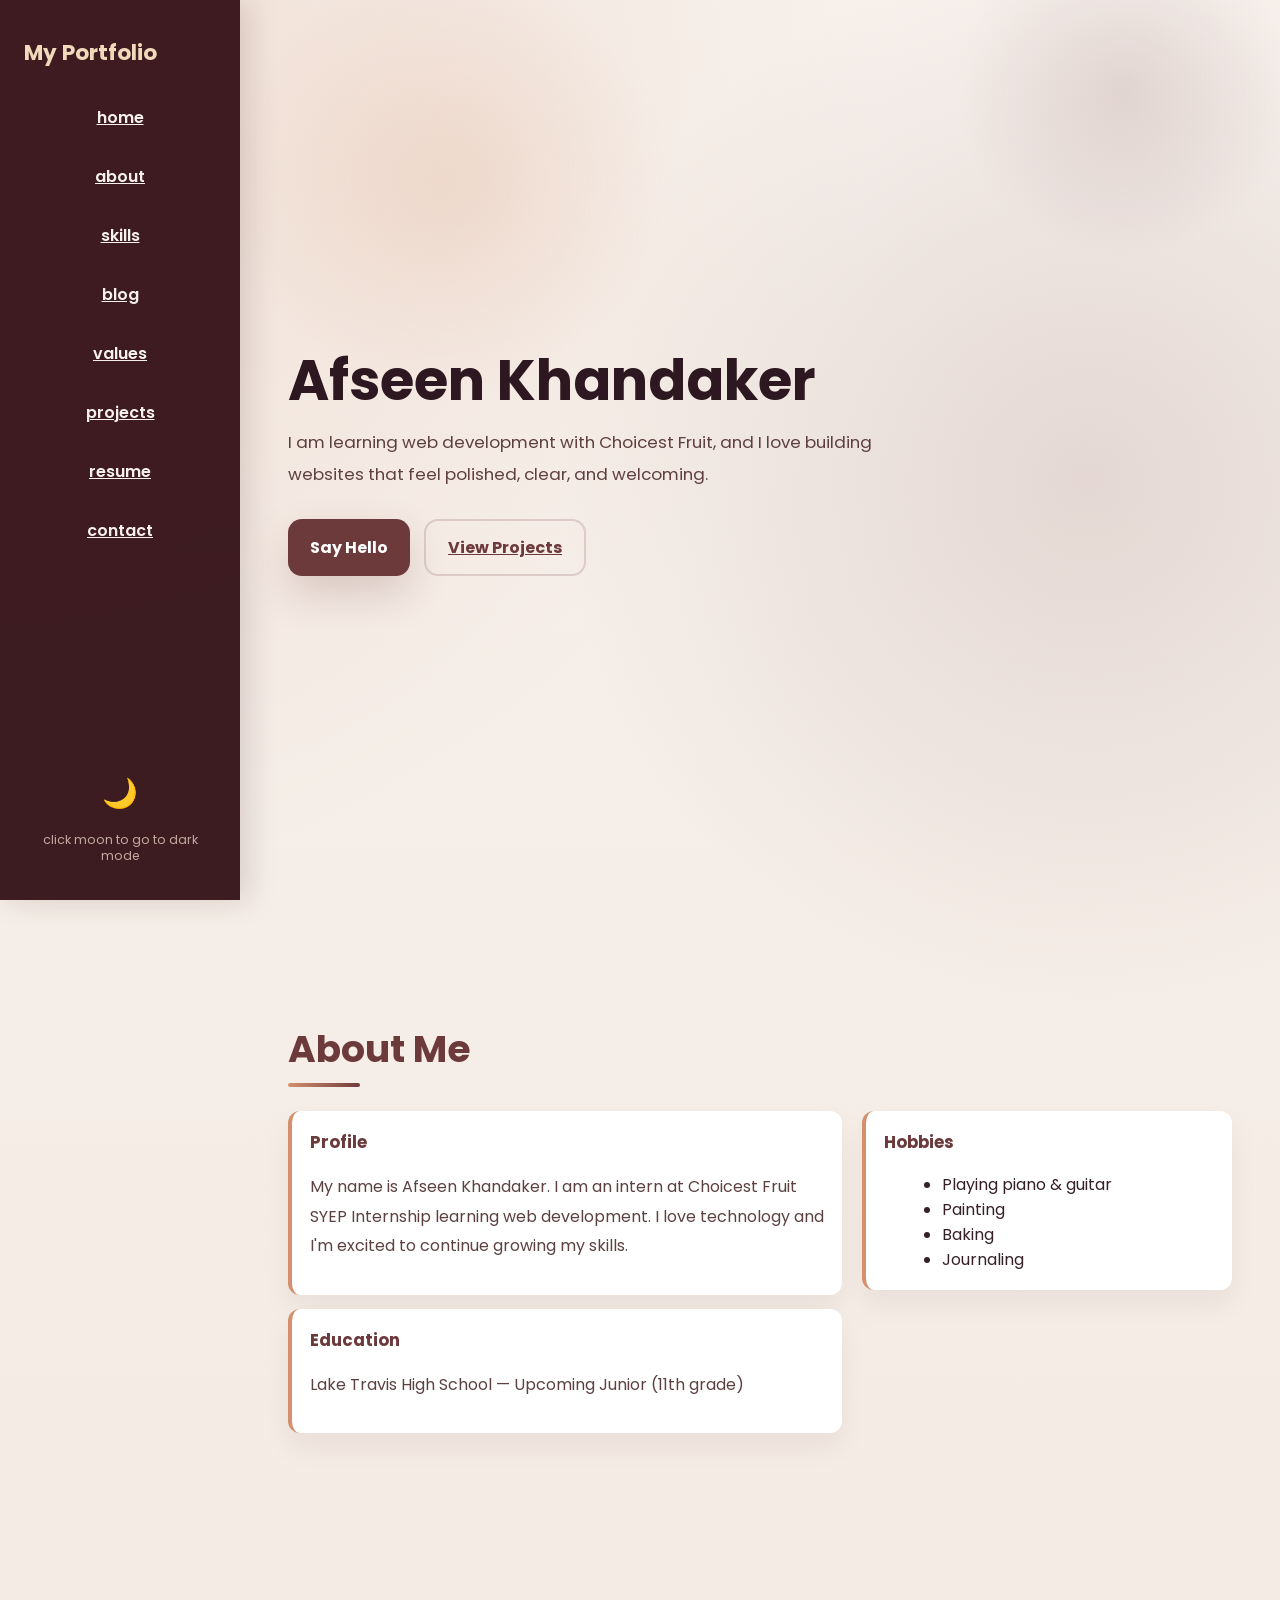
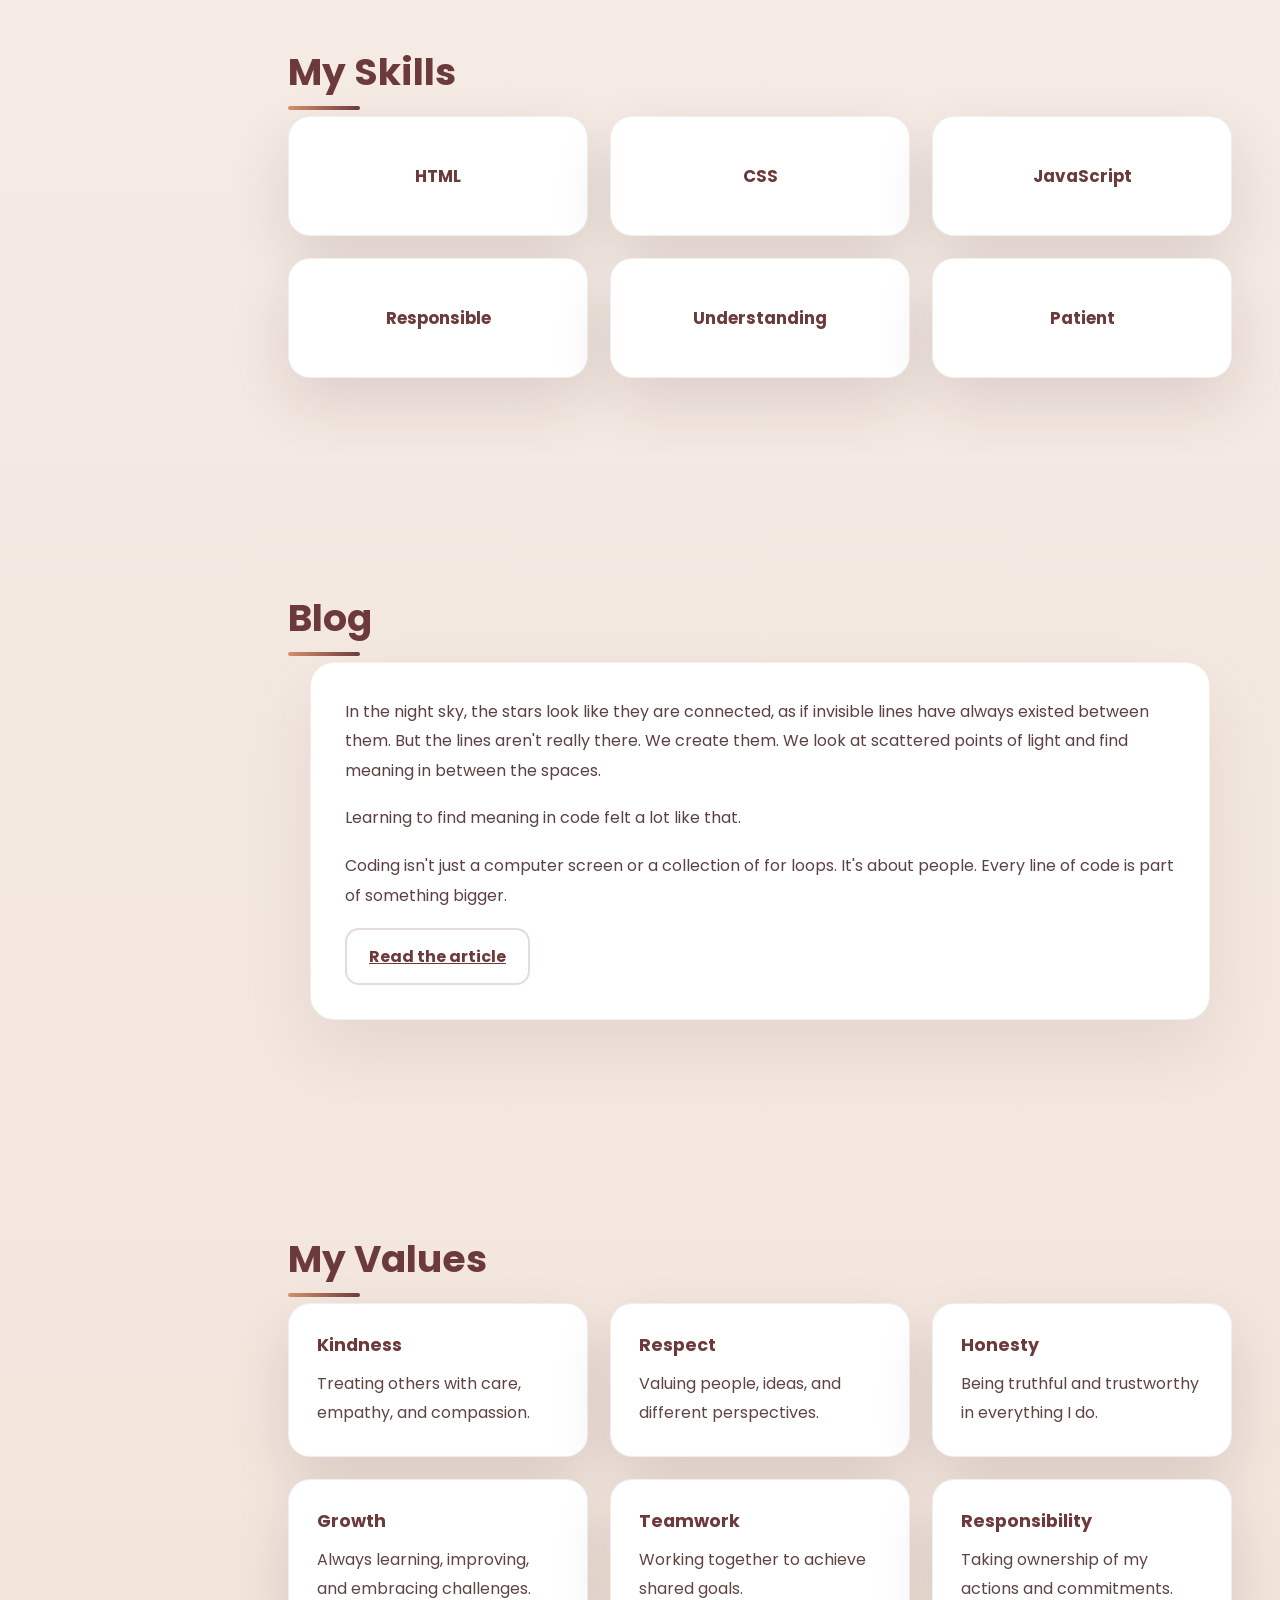
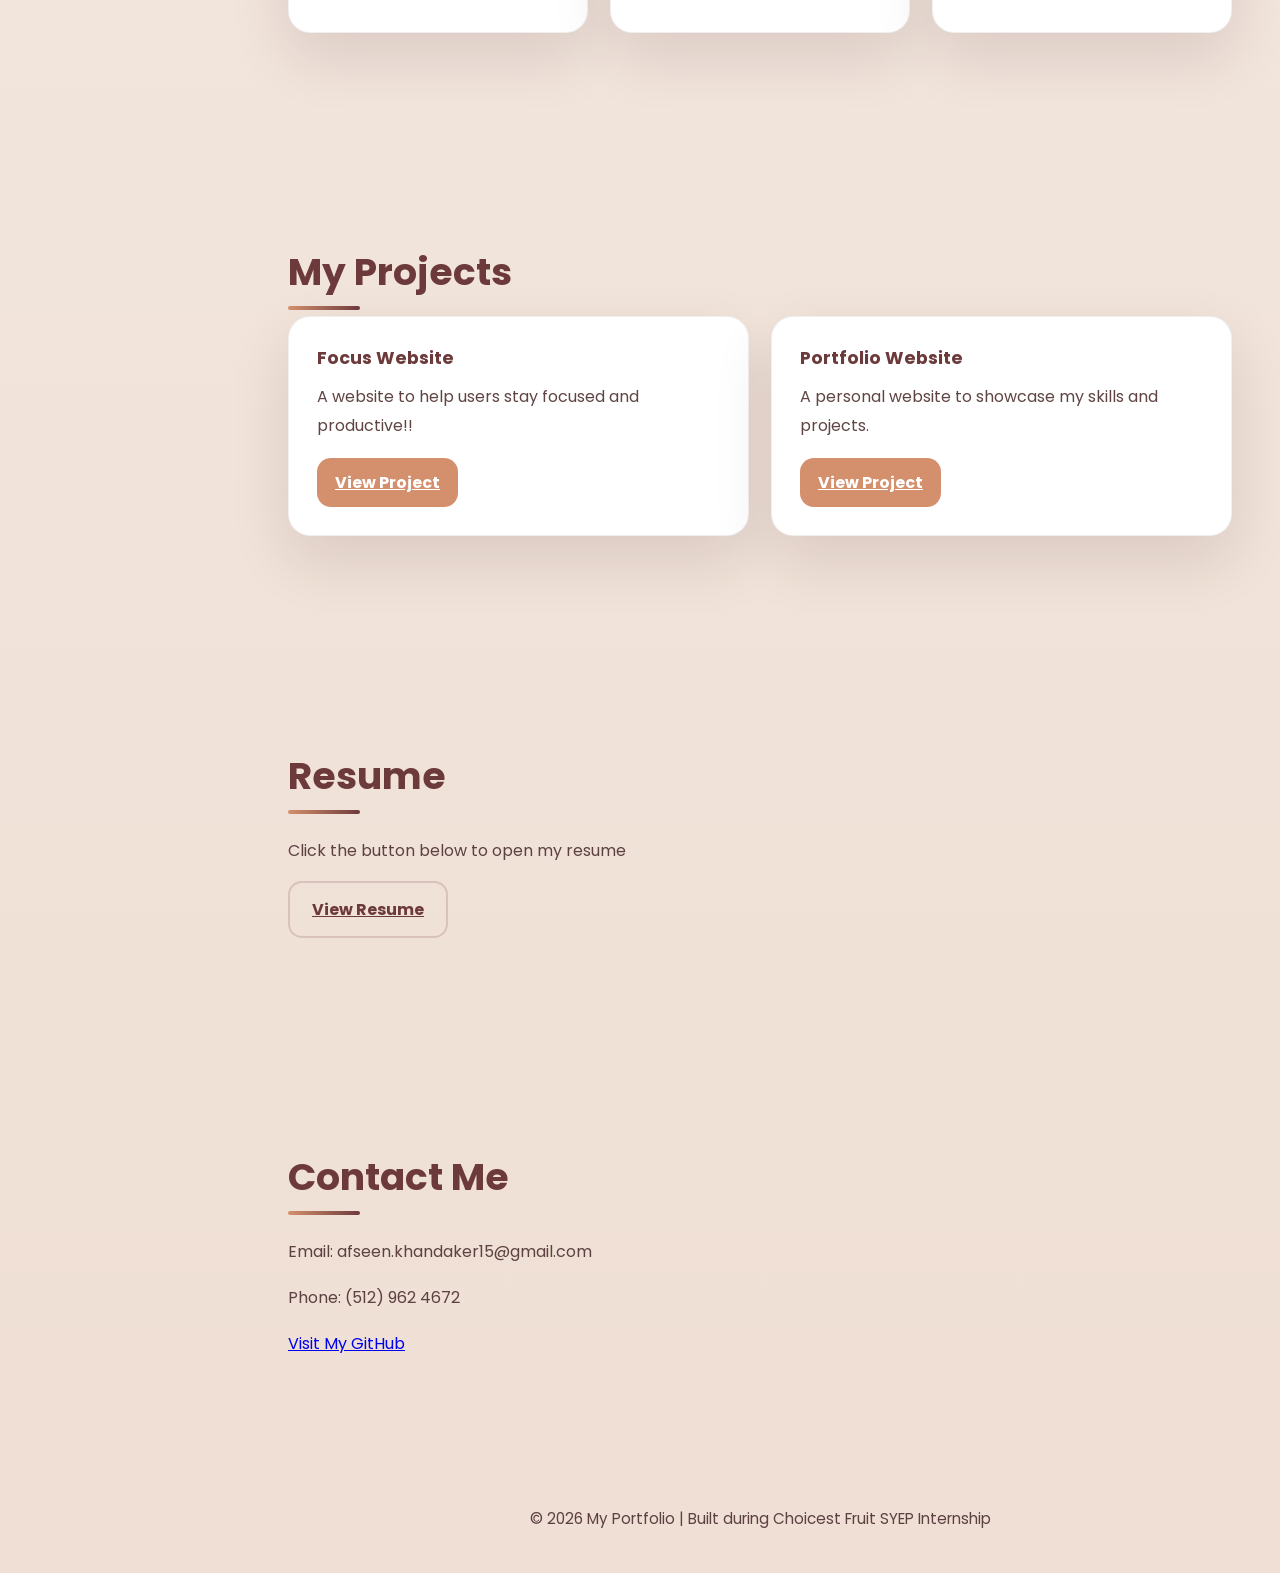
<file: index.html>
<!DOCTYPE html>
<html lang="en">
<head>
  <meta charset="UTF-8" />
  <meta name="viewport" content="width=device-width, initial-scale=1.0" />
  <title>My Portfolio Page</title>
  <link rel="stylesheet" href="style.css" />
  <link href="https://fonts.googleapis.com/css2?family=Poppins:wght@300;400;500;600;700&display=swap" rel="stylesheet">
</head>
<body>

  <div class="stars"></div>
  
  <nav class="navbar">
    <h2 class="logo">My Portfolio</h2>
    <button id="menuToggle" class="menu-toggle" aria-label="Toggle navigation">☰</button>

    <div class="nav-links">
      <a href="#home">home</a>
      <a href="#about">about</a>
      <a href="#skills">skills</a>
      <a href="article.html">blog</a>
      <a href="#values">values</a>
      <a href="#projects">projects</a>
      <a href="#resume">resume</a>
      <a href="#contact">contact</a>
    </div>

    <div class="theme-wrapper">
      <button id="themeButton" class="theme-button">
        <span id="themeIcon">🌙</span>
      </button>
      <span class="theme-label">click moon to go to dark mode</span>
    </div>
  </nav>

  <header id="home" class="hero">
    <div class="hero-content">
      <h1>Afseen Khandaker</h1>
      <p>I am learning web development with Choicest Fruit, and I love building websites that feel polished, clear, and welcoming.</p>
      <div class="hero-buttons">
        <button id="helloButton">Say Hello</button>
        <a href="#projects" class="button-link">View Projects</a>
      </div>
    </div>
    <p id="message"></p>
  </header>

  <section id="about" class="section">
    <h2>About Me</h2>

    <div class="about-grid two-column">
      <div class="about-left">
        <div class="about-card">
          <h3>Profile</h3>
          <p>My name is Afseen Khandaker. I am an intern at Choicest Fruit SYEP Internship learning web development. I love technology and I'm excited to continue growing my skills.</p>
        </div>

        <div class="about-card">
          <h3>Education</h3>
          <p>Lake Travis High School — Upcoming Junior (11th grade)</p>
        </div>
      </div>

      <div class="about-right">
        <div class="about-card">
          <h3>Hobbies</h3>
          <ul>
            <li>Playing piano & guitar</li>
            <li>Painting</li>
            <li>Baking</li>
            <li>Journaling</li>
          </ul>
        </div>
      </div>
    </div>
  </section>

  <section id="skills" class="section">
    <h2>My Skills</h2>

    <div class="card-container">
      <div class="card">HTML</div>
      <div class="card">CSS</div>
      <div class="card">JavaScript</div>
      <div class="card">Responsible</div>
      <div class="card">Understanding</div>
      <div class="card">Patient</div>
    </div>
  </section>

  <section id="blog" class="section blog-section">
    <h2>Blog</h2>
    <div class="blog-card">
      <p class="blog-paragraph">In the night sky, the stars look like they are connected, as if invisible lines have always existed between them. But the lines aren't really there. We create them. We look at scattered points of light and find meaning in between the spaces.</p>
      <p class="blog-paragraph">Learning to find meaning in code felt a lot like that.</p>
      <p class="blog-paragraph">Coding isn't just a computer screen or a collection of for loops. It's about people. Every line of code is part of something bigger.</p>
      <a class="button-link" href="article.html">Read the article</a>
    </div>
  </section>
    <section id="values" class="section">
  <h2>My Values</h2>

  <div class="card-container">
    <div class="value-card">
      <h3>Kindness</h3>
      <p>Treating others with care, empathy, and compassion.</p>
    </div>

    <div class="value-card">
      <h3>Respect</h3>
      <p>Valuing people, ideas, and different perspectives.</p>
    </div>

    <div class="value-card">
      <h3>Honesty</h3>
      <p>Being truthful and trustworthy in everything I do.</p>
    </div>

    <div class="value-card">
      <h3>Growth</h3>
      <p>Always learning, improving, and embracing challenges.</p>
    </div>

    <div class="value-card">
      <h3>Teamwork</h3>
      <p>Working together to achieve shared goals.</p>
    </div>

    <div class="value-card">
      <h3>Responsibility</h3>
      <p>Taking ownership of my actions and commitments.</p>
    </div>
  </div>
</section>


  
  <section id="projects" class="section">
    <h2>My Projects</h2>

    <div class="card-container">
      <div class="project-card">
        <h3>Focus Website</h3>
        <p>A website to help users stay focused and productive!!</p>
        <a href="https://afseenk.github.io/focusApp/" target="_blank" rel="noopener noreferrer">View Project</a>
      </div>

      <div class="project-card">
        <h3>Portfolio Website</h3>
        <p>A personal website to showcase my skills and projects.</p>
        <a href="#">View Project</a>
      </div>
    </div>
  </section>

  <section id="resume" class="section">
    <h2>Resume</h2>
    <p>Click the button below to open my resume</p>
    <a class="button-link" href="https://drive.google.com/file/d/1EfCZPMkOrtNC_ENK2OGYnU-7wJXYsrEv/view?usp=sharing" target="_blank" rel="noopener noreferrer">View Resume</a>
  </section>

  <section id="contact" class="section">
    <h2>Contact Me</h2>
    <p>Email: afseen.khandaker15@gmail.com</p>
    <p>Phone: (512) 962 4672</p>
    <p>
      <a href="https://github.com/afseenk" target="_blank">Visit My GitHub</a>
    </p>
  </section>

  <footer class="footer">
    <p>© 2026 My Portfolio | Built during Choicest Fruit SYEP Internship</p>
  </footer>

  <script src="script.js"></script>
</body>
</html>
</file>
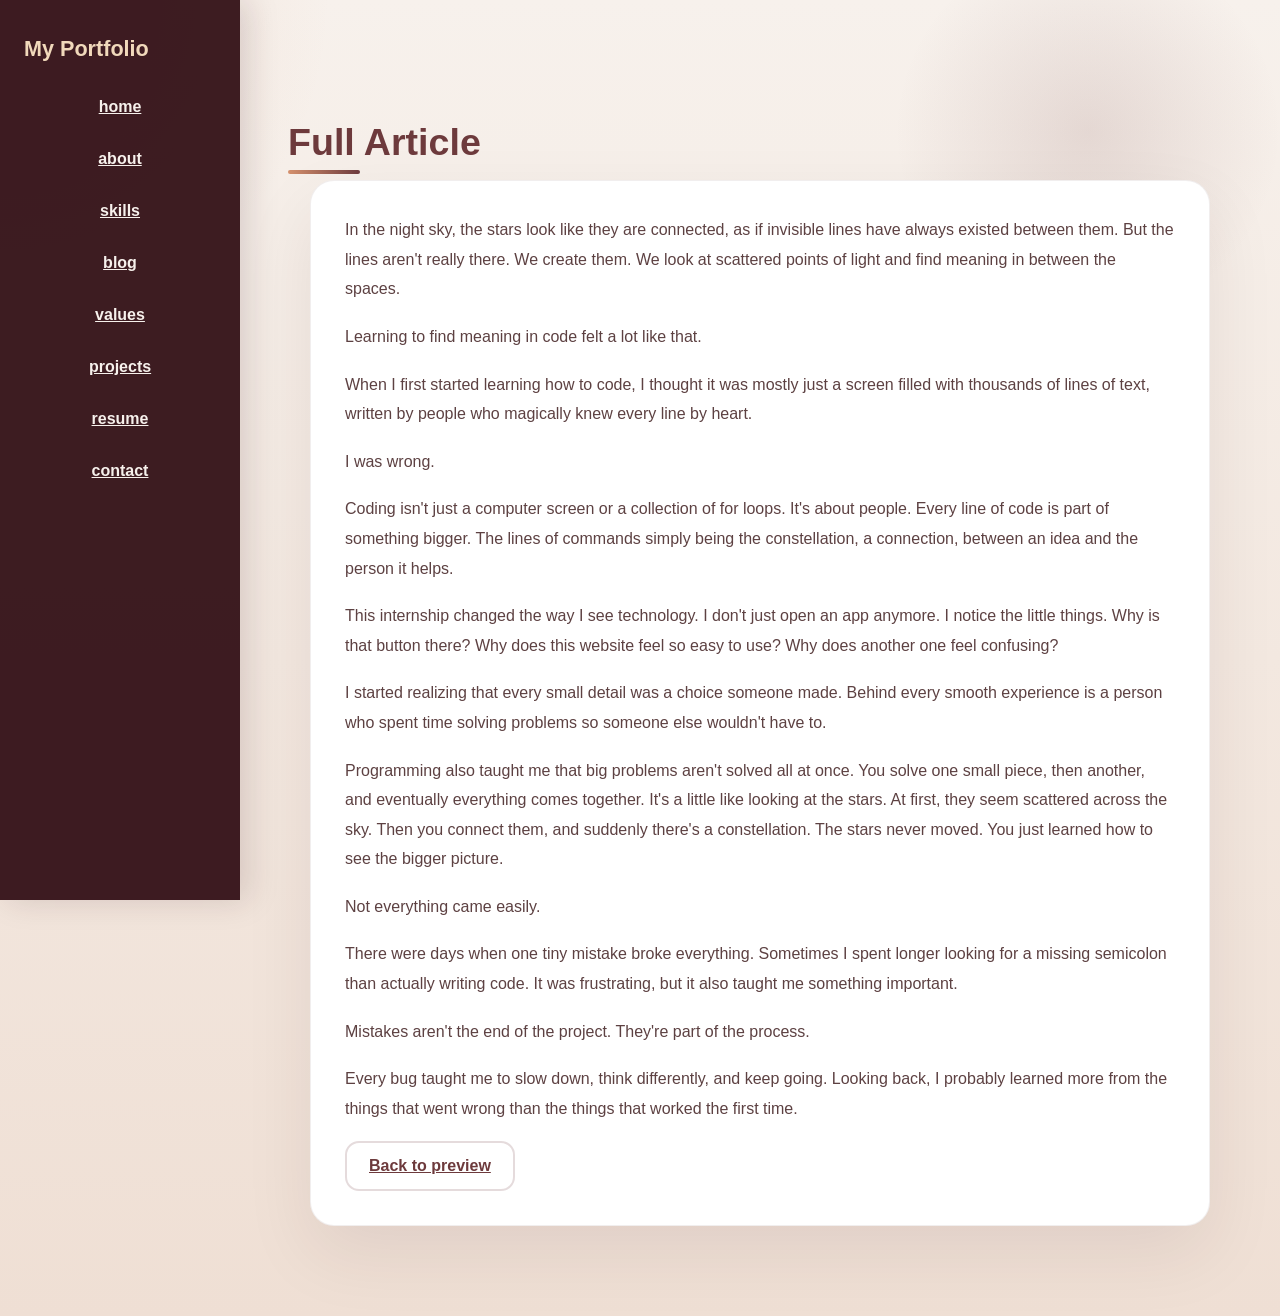
<file: article.html>
<!DOCTYPE html>
<html lang="en">
<head>
  <meta charset="UTF-8" />
  <meta name="viewport" content="width=device-width, initial-scale=1.0" />
  <title>Blog Article</title>
  <link rel="stylesheet" href="style.css" />
</head>
<body>
  <nav class="navbar">
    <h2 class="logo">My Portfolio</h2>
    <div class="nav-links">
      <a href="index.html#home">home</a>
      <a href="index.html#about">about</a>
      <a href="index.html#skills">skills</a>
      <a href="index.html#blog">blog</a>
      <a href="index.html#values">values</a>
      <a href="index.html#projects">projects</a>
      <a href="index.html#resume">resume</a>
      <a href="index.html#contact">contact</a>
    </div>
  </nav>

  <section class="section blog-section">
    <h2>Full Article</h2>
    <div class="blog-card">
      <p class="blog-paragraph">In the night sky, the stars look like they are connected, as if invisible lines have always existed between them. But the lines aren't really there. We create them. We look at scattered points of light and find meaning in between the spaces.</p>
      <p class="blog-paragraph">Learning to find meaning in code felt a lot like that.</p>
      <p class="blog-paragraph">When I first started learning how to code, I thought it was mostly just a screen filled with thousands of lines of text, written by people who magically knew every line by heart.</p>
      <p class="blog-paragraph">I was wrong.</p>
      <p class="blog-paragraph">Coding isn't just a computer screen or a collection of for loops. It's about people. Every line of code is part of something bigger. The lines of commands simply being the constellation, a connection, between an idea and the person it helps.</p>
      <p class="blog-paragraph">This internship changed the way I see technology. I don't just open an app anymore. I notice the little things. Why is that button there? Why does this website feel so easy to use? Why does another one feel confusing?</p>
      <p class="blog-paragraph">I started realizing that every small detail was a choice someone made. Behind every smooth experience is a person who spent time solving problems so someone else wouldn't have to.</p>
      <p class="blog-paragraph">Programming also taught me that big problems aren't solved all at once. You solve one small piece, then another, and eventually everything comes together. It's a little like looking at the stars. At first, they seem scattered across the sky. Then you connect them, and suddenly there's a constellation. The stars never moved. You just learned how to see the bigger picture.</p>
      <p class="blog-paragraph">Not everything came easily.</p>
      <p class="blog-paragraph">There were days when one tiny mistake broke everything. Sometimes I spent longer looking for a missing semicolon than actually writing code. It was frustrating, but it also taught me something important.</p>
      <p class="blog-paragraph">Mistakes aren't the end of the project. They're part of the process.</p>
      <p class="blog-paragraph">Every bug taught me to slow down, think differently, and keep going. Looking back, I probably learned more from the things that went wrong than the things that worked the first time.</p>
      <a class="button-link" href="index.html#blog">Back to preview</a>
    </div>
  </section>
</body>
</html>
</file>
<file: style.css>
body {
  margin: 0;
  font-family: 'Poppins', sans-serif;
  background: radial-gradient(circle at top left, rgba(212, 144, 109, 0.18), transparent 18%), radial-gradient(circle at 85% 10%, rgba(109, 58, 60, 0.13), transparent 12%), linear-gradient(180deg, #f7f1ec, #efdfd4);
  color: #362027;
  min-height: 100vh;
  transition: background 0.4s ease, color 0.4s ease;
}

:root {
  --bg: #f7f1ec;
  --surface: #ffffff;
  --surface-soft: #fdf7f2;
  --text: #362027;
  --muted: #7c5a57;
  --accent: #d4906d;
  --accent-dark: #6d3a3c;
  --border: #e7d8d0;
  --shadow: 0 24px 60px rgba(54, 19, 25, 0.12);
}

* {
  box-sizing: border-box;
}

html {
  scroll-behavior: smooth;
}

.navbar {
  position: fixed;
  left: 0;
  top: 0;
  width: 240px;
  height: 100vh;
  padding: 36px 24px;
  display: flex;
  flex-direction: column;
  align-items: flex-start;
  gap: 24px;
  background: rgba(54, 19, 25, 0.96);
  color: #f7f1ec;
  box-shadow: 8px 0 30px rgba(54, 19, 25, 0.15);
  z-index: 1000;
}

.logo {
  margin: 0;
  font-size: 1.35rem;
  font-weight: 700;
  color: #f1d9bb;
}

.nav-links {
  display: flex;
  flex-direction: column;
  width: 100%;
  flex: 1;
  gap: 10px;
}

.nav-links a {
  display: inline-flex;
  justify-content: center;
  align-items: center;
  padding: 12px 16px;
  border-radius: 14px;
  color: #f7f1ec;
  font-weight: 600;
  transition: all 0.25s ease;
}

.nav-links a:hover {
  color: #f1d9bb;
  background: rgba(255, 255, 255, 0.08);
  transform: translateX(4px);
}

.menu-toggle {
  display: none;
  background: none;
  border: none;
  color: #f1d9bb;
  font-size: 1.8rem;
  cursor: pointer;
}

.theme-wrapper {
  display: flex;
  flex-direction: column;
  align-items: center;
  gap: 10px;
  width: 100%;
}

.theme-button {
  width: 56px;
  height: 56px;
  border-radius: 50%;
  border: 1px solid rgba(255, 255, 255, 0.18);
  background: rgba(255, 255, 255, 0.08);
  color: #f1d9bb;
  cursor: pointer;
  display: grid;
  place-items: center;
  font-size: 1.6rem;
  transition: transform 0.35s ease, background 0.35s ease, color 0.35s ease;
}

.theme-button:hover {
  transform: scale(1.08);
  background: rgba(255, 255, 255, 0.14);
}

.theme-button.rotate {
  transform: rotate(180deg);
}

.theme-label {
  font-size: 0.78rem;
  color: #d8c2b6;
  text-align: center;
  line-height: 1.3;
  opacity: 0.85;
}

.hero {
  margin-left: 240px;
  min-height: 100vh;
  padding: 100px 48px 72px;
  display: flex;
  align-items: center;
  position: relative;
}

.hero::before {
  content: '';
  position: absolute;
  inset: 0;
  pointer-events: none;
  background: radial-gradient(circle at 20% 20%, rgba(212, 144, 109, 0.18), transparent 20%), radial-gradient(circle at 85% 10%, rgba(109, 58, 60, 0.12), transparent 14%);
}

.hero-content {
  position: relative;
  max-width: 760px;
  z-index: 1;
}


.hero h1 {
  font-size: 3.5rem;
  line-height: 1.02;
  margin: 0 0 18px;
  color: #2d1720;
}

.hero p {
  font-size: 1.05rem;
  line-height: 1.9;
  color: #5e4040;
  max-width: 620px;
  margin: 0 0 28px;
}

.hero-buttons {
  display: flex;
  flex-wrap: wrap;
  gap: 14px;
}

button,
.button-link {
  font: inherit;
  border: none;
  cursor: pointer;
}

button {
  padding: 14px 22px;
  border-radius: 14px;
  font-weight: 700;
  background: #6d3a3c;
  color: #fff;
  box-shadow: 0 18px 40px rgba(109, 58, 60, 0.2);
  transition: transform 0.25s ease, box-shadow 0.25s ease, background 0.25s ease;
}

button:hover {
  transform: translateY(-2px);
  box-shadow: 0 22px 42px rgba(109, 58, 60, 0.24);
}

.button-link {
  display: inline-flex;
  align-items: center;
  justify-content: center;
  padding: 14px 22px;
  border-radius: 14px;
  background: transparent;
  border: 2px solid rgba(109, 58, 60, 0.18);
  color: #6d3a3c;
  font-weight: 700;
  transition: transform 0.25s ease, background 0.25s ease;
}

.button-link:hover {
  background: rgba(109, 58, 60, 0.08);
  transform: translateY(-2px);
}


.section {
  margin-left: 240px;
  padding: 90px 48px;
  max-width: 1140px;
}

.section-content {
  display: grid;
  gap: 28px;
}

.section h2 {
  font-size: 2.35rem;
  margin-bottom: 16px;
  color: #6d3a3c;
  position: relative;
  display: inline-block;
}

.section h2::after {
  content: '';
  position: absolute;
  left: 0;
  bottom: -10px;
  width: 72px;
  height: 4px;
  border-radius: 999px;
  background: linear-gradient(90deg, #d4906d, #6d3a3c);
}

.section p {
  color: #5d4142;
  font-size: 1rem;
  line-height: 1.85;
  max-width: 900px;
}

/* About grid layout */
.about-grid {
  display: grid;
  grid-template-columns: minmax(280px, 1.2fr) 0.8fr;
  gap: 20px;
  align-items: start;
  margin-top: 18px;
}

.about-left,
.about-right {
  display: flex;
  flex-direction: column;
  gap: 14px;
}

.about-card {
  background: #fff;
  padding: 18px;
  border-radius: 12px;
  box-shadow: 0 14px 30px rgba(54, 19, 25, 0.06);
  border-left: 4px solid var(--accent);
}

.about-card h3 {
  margin-top: 0;
  color: #6d3a3c;
  font-size: 1.05rem;
}

.about-card ul {
  margin: 8px 0 0 18px;
}

@media (max-width: 880px) {
  .about-grid {
    grid-template-columns: 1fr;
  }
}

.blog-section .blog-card {
  background: #fff;
  border-radius: 24px;
  padding: 34px;
  box-shadow: 0 28px 70px rgba(54, 19, 25, 0.08);
  border: 1px solid rgba(82, 47, 46, 0.08);
  max-width: 900px;
  margin: 0 auto;
  text-align: left;
}

.blog-paragraph {
  margin: 0 0 18px;
}

.blog-paragraph:last-child {
  margin-bottom: 0;
}

.card-container {
  display: grid;
  grid-template-columns: repeat(auto-fit, minmax(220px, 1fr));
  gap: 22px;
}

.card,
.project-card,
.value-card {
  background: #fff;
  padding: 28px;
  border-radius: 22px;
  box-shadow: var(--shadow);
  border: 1px solid rgba(82, 47, 46, 0.08);
  transition: transform 0.3s ease, box-shadow 0.3s ease;
}

.card:hover,
.project-card:hover,
.value-card:hover {
  transform: translateY(-8px);
  box-shadow: 0 28px 70px rgba(54, 19, 25, 0.14);
}

.card {
  display: flex;
  align-items: center;
  justify-content: center;
  font-size: 1.05rem;
  font-weight: 700;
  color: #6d3a3c;
  min-height: 120px;
}

.value-card h3,
.project-card h3 {
  margin: 0 0 12px;
  color: #6d3a3c;
  font-size: 1.1rem;
}

.value-card p,
.project-card p {
  margin: 0;
  color: #5f4443;
  line-height: 1.8;
}

.project-card a {
  display: inline-flex;
  margin-top: 18px;
  padding: 12px 18px;
  border-radius: 14px;
  background: #d4906d;
  color: #fff;
  font-weight: 700;
  transition: background 0.25s ease, transform 0.25s ease;
}

.project-card a:hover {
  background: #6d3a3c;
  transform: translateY(-2px);
}

.project-card a:focus-visible {
  outline: 3px solid rgba(212, 144, 109, 0.35);
  outline-offset: 3px;
}


.footer {
  margin-left: 240px;
  padding: 28px 48px;
  text-align: center;
  color: #5d4142;
  font-size: 0.95rem;
}

.footer span {
  color: #6d3a3c;
  font-weight: 700;
}

.dark {
  background: #120607;
  color: #e7d6c9;
}

.dark .navbar {
  background: rgba(10, 5, 6, 0.98);
}

.dark .nav-links a {
  color: #f5e7cf;
}

.dark .theme-button {
  color: #f5e7cf;
  border-color: rgba(245, 231, 207, 0.24);
}

.dark .theme-label {
  color: #e7d6c9;
}

.dark h1,
.dark h2,
.dark h3,
.dark h4,
.dark h5,
.dark h6 {
  color: #f4e7d3;
}

.dark .hero p,
.dark .hero-card p,
.dark .section p,
.dark .project-card p,
.dark .value-card p,
.dark .blog-paragraph {
  color: #dcd0c6;
}

.dark .hero {
  background: linear-gradient(180deg, #280b10, #120507);
}

.dark .hero-card {
  background: rgba(33, 16, 18, 0.78);
  border-color: rgba(255, 255, 255, 0.14);
}

.dark .about-card {
  background: rgba(20, 10, 13, 0.95);
  border-color: rgba(255, 255, 255, 0.12);
}

.dark .about-card h3,
.dark .about-card p,
.dark .about-card li {
  color: #e7d6c9;
}

.dark .blog-card {
  background: rgba(21, 10, 14, 0.95);
  border-color: rgba(255, 255, 255, 0.12);
}

.dark .card,
.dark .project-card,
.dark .value-card {
  background: rgba(31, 14, 19, 0.95);
  color: #f4eee7;
  border-color: rgba(255, 255, 255, 0.12);
  box-shadow: 0 32px 80px rgba(0, 0, 0, 0.35);
}

.dark .project-card a {
  background: #c2875d;
  color: #1d0908;
}

.dark .project-card a:hover {
  background: #f3d0b4;
  color: #1d0908;
}

.dark .button-link {
  border-color: rgba(255, 255, 255, 0.18);
  color: #f4e7d3;
}

.dark .button-link:hover {
  background: rgba(255, 255, 255, 0.08);
}

.dark .footer {
  color: #c8b49a;
}

@media (max-width: 1120px) {
  .hero {
    margin-left: 0;
    padding-top: 160px;
  }

  .section,
  .footer {
    margin-left: 0;
    padding: 72px 28px;
  }

  .navbar {
    position: relative;
    width: 100%;
    height: auto;
    flex-direction: row;
    justify-content: space-between;
    align-items: center;
    padding: 18px 24px;
    box-shadow: 0 10px 30px rgba(54, 19, 25, 0.12);
  }

  .nav-links {
    flex-direction: row;
    flex-wrap: wrap;
    justify-content: center;
    position: static;
    width: auto;
    background: transparent;
    box-shadow: none;
    padding: 0;
  }

  .nav-links a {
    padding: 10px 14px;
    font-size: 0.95rem;
  }

  .theme-wrapper {
    flex-direction: row;
    align-items: center;
    gap: 12px;
    margin: 0;
  }

  body {
    padding-top: 0;
  }

  .hero {
    padding: 130px 28px 40px;
  }
}

@media (max-width: 800px) {
  .hero {
    padding: 100px 20px 40px;
  }

  .hero h1 {
    font-size: 2.5rem;
  }

  .hero-highlights {
    grid-template-columns: 1fr;
  }

  .section,
  .footer {
    padding: 60px 18px;
  }

  .section h2 {
    font-size: 2rem;
  }
}

@media (max-width: 640px) {
  .navbar {
    padding: 16px;
    gap: 14px;
  }

  .logo {
    font-size: 1.15rem;
  }

  .nav-links {
    gap: 8px;
  }

  .hero p {
    font-size: 0.98rem;
  }

  .hero-buttons {
    flex-direction: column;
    align-items: stretch;
  }

  .card-container {
    grid-template-columns: 1fr;
  }

  .hero {
    padding: 90px 16px 32px;
  }

  .section,
  .footer {
    padding: 54px 16px;
  }
}

/* =========================
   STARS
========================= */

.stars {
  position: fixed;
  top: 0;
  left: 0;

  width: 100%;
  height: 100%;

  pointer-events: none;
  z-index: -1;

  opacity: 0;
  transition: opacity 1s ease;
}

.stars::before,
.stars::after {
  content: "";

  position: absolute;
  width: 100%;
  height: 100%;

  background-image:
    radial-gradient(circle, white 1px, transparent 1px),
    radial-gradient(circle, white 1px, transparent 1px),
    radial-gradient(circle, white 1px, transparent 1px);

  background-size:
    120px 120px,
    180px 180px,
    240px 240px;

  animation: twinkle 4s infinite alternate;
}

.dark .stars {
  opacity: 1;
}

@keyframes twinkle {
  from {
    opacity: 0.3;
  }
  to {
    opacity: 1;
  }
}


/* ========================= CLOUDS (LIGHT MODE) ========================= */
.clouds {
  position: fixed;
  top: 0;
  left: 0;
  width: 100%;
  height: 100%;
  pointer-events: none;
  z-index: -1;
  opacity: 1;
  transition: opacity 0.8s ease;
}

/* hide clouds in dark mode */
.dark .clouds {
  opacity: 0;
}

/* cloud shapes */
.clouds::before,
.clouds::after {
  content: "";
  position: absolute;
  background: rgba(255, 255, 255, 0.8);
  border-radius: 50px;
  width: 200px;
  height: 60px;
  top: 20%;
  left: -250px;
  box-shadow:
    120px 30px 0 rgba(255, 255, 255, 0.8),
    240px 10px 0 rgba(255, 255, 255, 0.7),
    360px 40px 0 rgba(255, 255, 255, 0.6);
  animation: moveClouds 25s linear infinite;
}

/* second cloud layer */
.clouds::after {
  top: 60%;
  width: 180px;
  height: 50px;
  animation-duration: 35s;
  opacity: 0.7;
}

/* animation */
@keyframes moveClouds {
  from {
    transform: translateX(0);
  }
  to {
    transform: translateX(140vw);
  }
}

/* =========================
   SMOOTH BACKGROUND CHANGE
========================= */

body {
  transition:
    background-color 0.8s ease,
    color 0.8s ease;
}

.hero,
.navbar,
.card,
.project-card,
.value-card,
.footer {
  transition: all 0.8s ease;
}

/* override global button style for theme toggle */
.theme-button {
  background: none !important;
  border: none !important;
  box-shadow: none !important;
  padding: 0 !important;
  border-radius: 0 !important;
  font-size: 1.8rem;
  line-height: 1;
}
</file>
